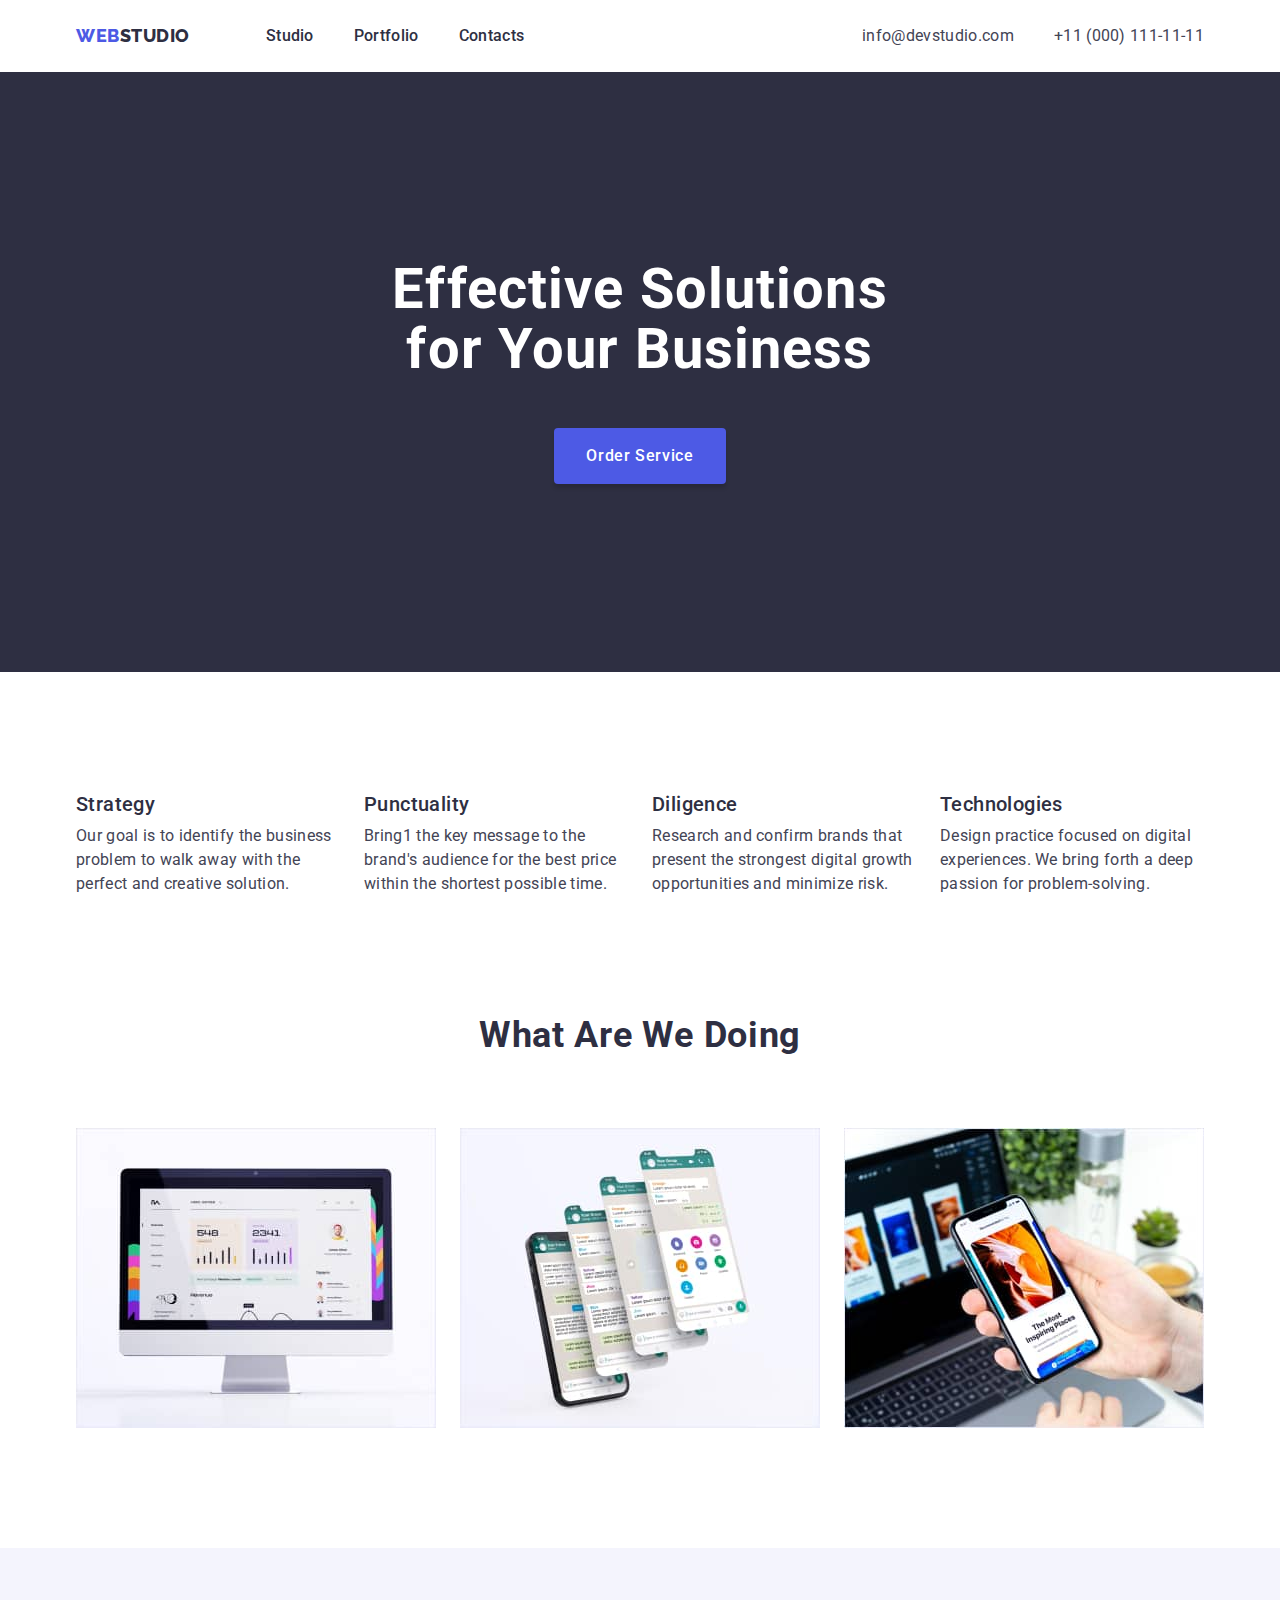
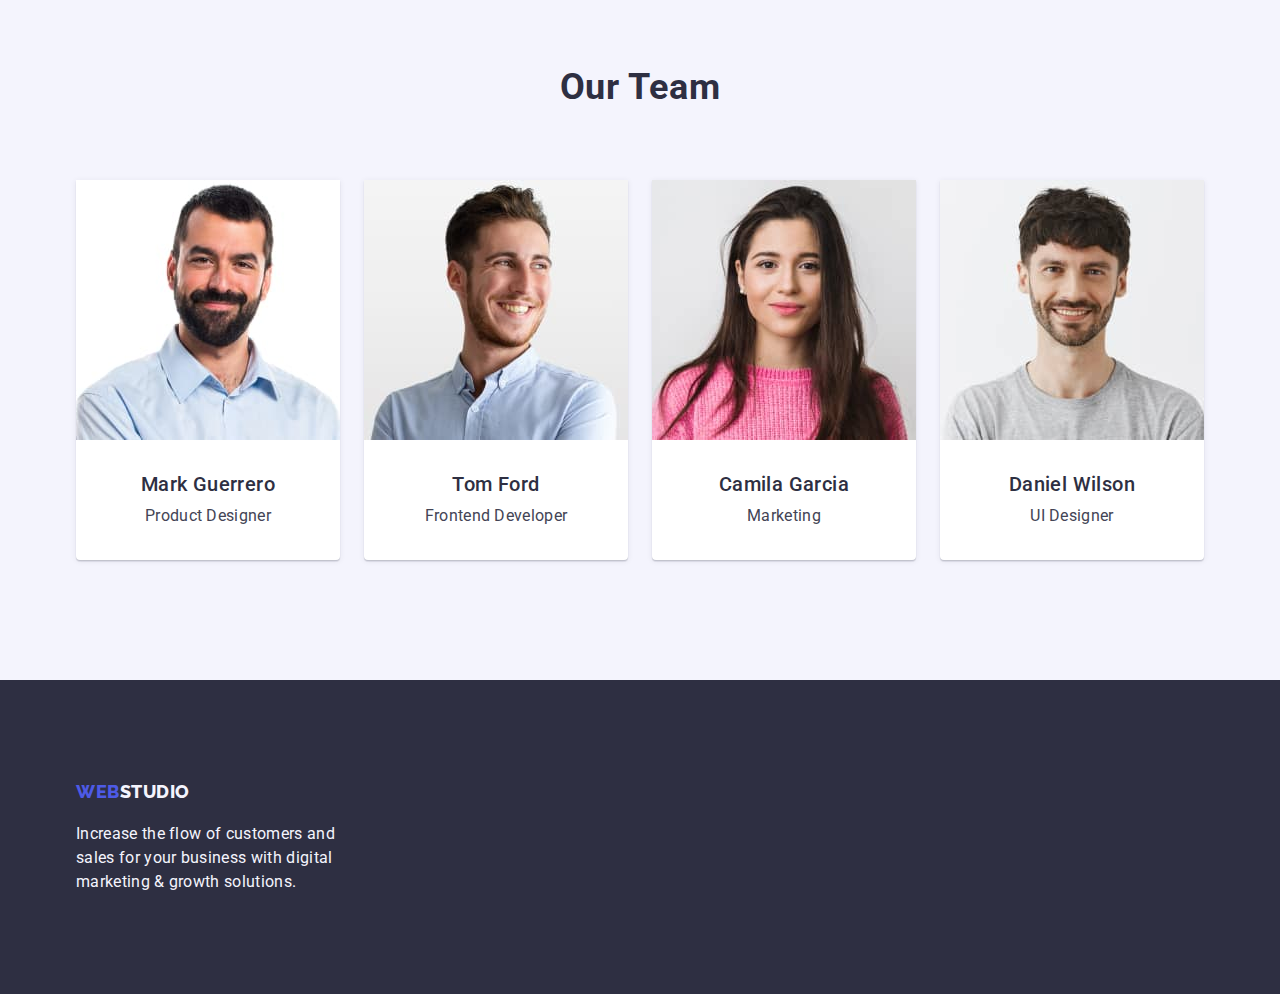
<file: index.html>
<!DOCTYPE html>
<html lang="en">
  <head>
    <meta charset="UTF-8" />
    <meta http-equiv="X-UA-Compatible" content="IE=edge" />
    <meta name="viewport" content="width=device-width, initial-scale=1.0" />
    <title>WebStudio</title>
    <link rel="preconnect" href="https://fonts.googleapis.com" />
    <link rel="preconnect" href="https://fonts.gstatic.com" crossorigin />
    <link
      href="https://fonts.googleapis.com/css2?family=Raleway:wght@800&family=Roboto:wght@400;500;700;900&display=swap"
      rel="stylesheet"
    />
    <link
      rel="stylesheet"
      href="https://cdn.jsdelivr.net/npm/modern-normalize@1.1.0/modern-normalize.min.css"
    />
    <link rel="stylesheet" href="./styles.css" />
  </head>
  <body>
    <header class="link">
      <div class="container container-header">
        <nav class="navigation link">
          <a class="primery-logo link" href="./index.html"
            >Web<span class="secondary-logo link">Studio</span></a
          >
          <ul class="menu-list list">
            <li>
              <a class="navigation-item link" href="./index.html">Studio</a>
            </li>
            <li>
              <a class="navigation-item link" href="./portfolio.html"
                >Portfolio</a
              >
            </li>
            <li><a class="navigation-item link" href="">Contacts</a></li>
          </ul>
        </nav>
        <address class="contacts">
          <ul class="contacts-list list">
            <li class="contacts-item">
              <a class="contacts-item link" href="mailto:info@devstudio.com"
                >info@devstudio.com</a
              >
            </li>
            <li class="contacts-item">
              <a class="contacts-item link" href="tel:+110001111111"
                >+11 (000) 111-11-11</a
              >
            </li>
          </ul>
        </address>
      </div>
    </header>
    <main>
      <!-- hero -->
      <section class="our-skills">
        <div class="container-hero">
          <h1 class="name">Effective Solutions for Your Business</h1>
          <button class="order-service" type="button">Order Service</button>
        </div>
      </section>
      <!-- section-2 -->
      <section class="goal">
        <div class="container container-goal">
          <h2 class="hidden" hidden>goal</h2>
          <ul class="goal-item list">
            <li class="goal-item-list list">
              <h3 class="goal-name">Strategy</h3>
              <p class="text">
                Our goal is to identify the business problem to walk away with
                the perfect and creative solution.
              </p>
            </li>
            <li class="goal-item-list list">
              <h3 class="goal-name">Punctuality</h3>
              <p class="text">
                Bring1 the key message to the brand's audience for the best
                price within the shortest possible time.
              </p>
            </li>
            <li class="goal-item-list list">
              <h3 class="goal-name">Diligence</h3>
              <p class="text">
                Research and confirm brands that present the strongest digital
                growth opportunities and minimize risk.
              </p>
            </li>
            <li class="goal-item-list list">
              <h3 class="goal-name">Technologies</h3>
              <p class="text">
                Design practice focused on digital experiences. We bring forth a
                deep passion for problem-solving.
              </p>
            </li>
          </ul>
        </div>
      </section>
      <section class="section">
        <div class="container container-name-section">
          <h2 class="name-section">What are we doing</h2>
          <ul class="name-photo list">
            <li class="">
              <img src="./images/1.jpg" alt="photo-monitor" width="360" />
            </li>
            <li>
              <img src="./images/2.jpg" alt="photo-smartphone" width="360" />
            </li>
            <li>
              <img
                src="./images/3.jpg"
                alt="photo-smartphone-with-monitor"
                width="360"
              />
            </li>
          </ul>
        </div>
      </section>
      <!-- section -->
      <section class="our-section section">
        <div class="our-team-container">
          <h2 class="name-section">Our Team</h2>
          <ul class="our-team-photo list">
            <li class="photo">
              <img
                src="./images/4.jpg"
                alt="photo-product-designer"
                width="264"
              />
              <div class="team-photo">
                <h3 class="goal-name">Mark Guerrero</h3>
                <p class="text2">Product Designer</p>
              </div>
            </li>
            <li class="photo">
              <img src="./images/5.jpg" alt="photo-worker-Tom" width="264" />
              <div class="team-photo">
                <h3 class="goal-name">Tom Ford</h3>
                <p class="text2">Frontend Developer</p>
              </div>
            </li>
            <li class="photo">
              <img src="./images/6.jpg" alt="photo-markiting" width="264" />
              <div class="team-photo">
                <h3 class="goal-name">Camila Garcia</h3>
                <p class="text2">Marketing</p>
              </div>
            </li>
            <li class="photo">
              <img src="./images/7.jpg" alt="photo-UI-Designer" width="264" />
              <div class="team-photo">
                <h3 class="goal-name">Daniel Wilson</h3>
                <p class="text2">UI Designer</p>
              </div>
            </li>
          </ul>
        </div>
      </section>
    </main>
    <footer class="footer section">
      <div class="container container-footer">
        <a class="footer-logo-two link" href="./index.html"
          >Web<span class="footer-logo">Studio</span></a
        >
        <p class="text-footer">
          Increase the flow of customers and sales for your business with
          digital marketing & growth solutions.
        </p>
      </div>
    </footer>
  </body>
</html>
</file>
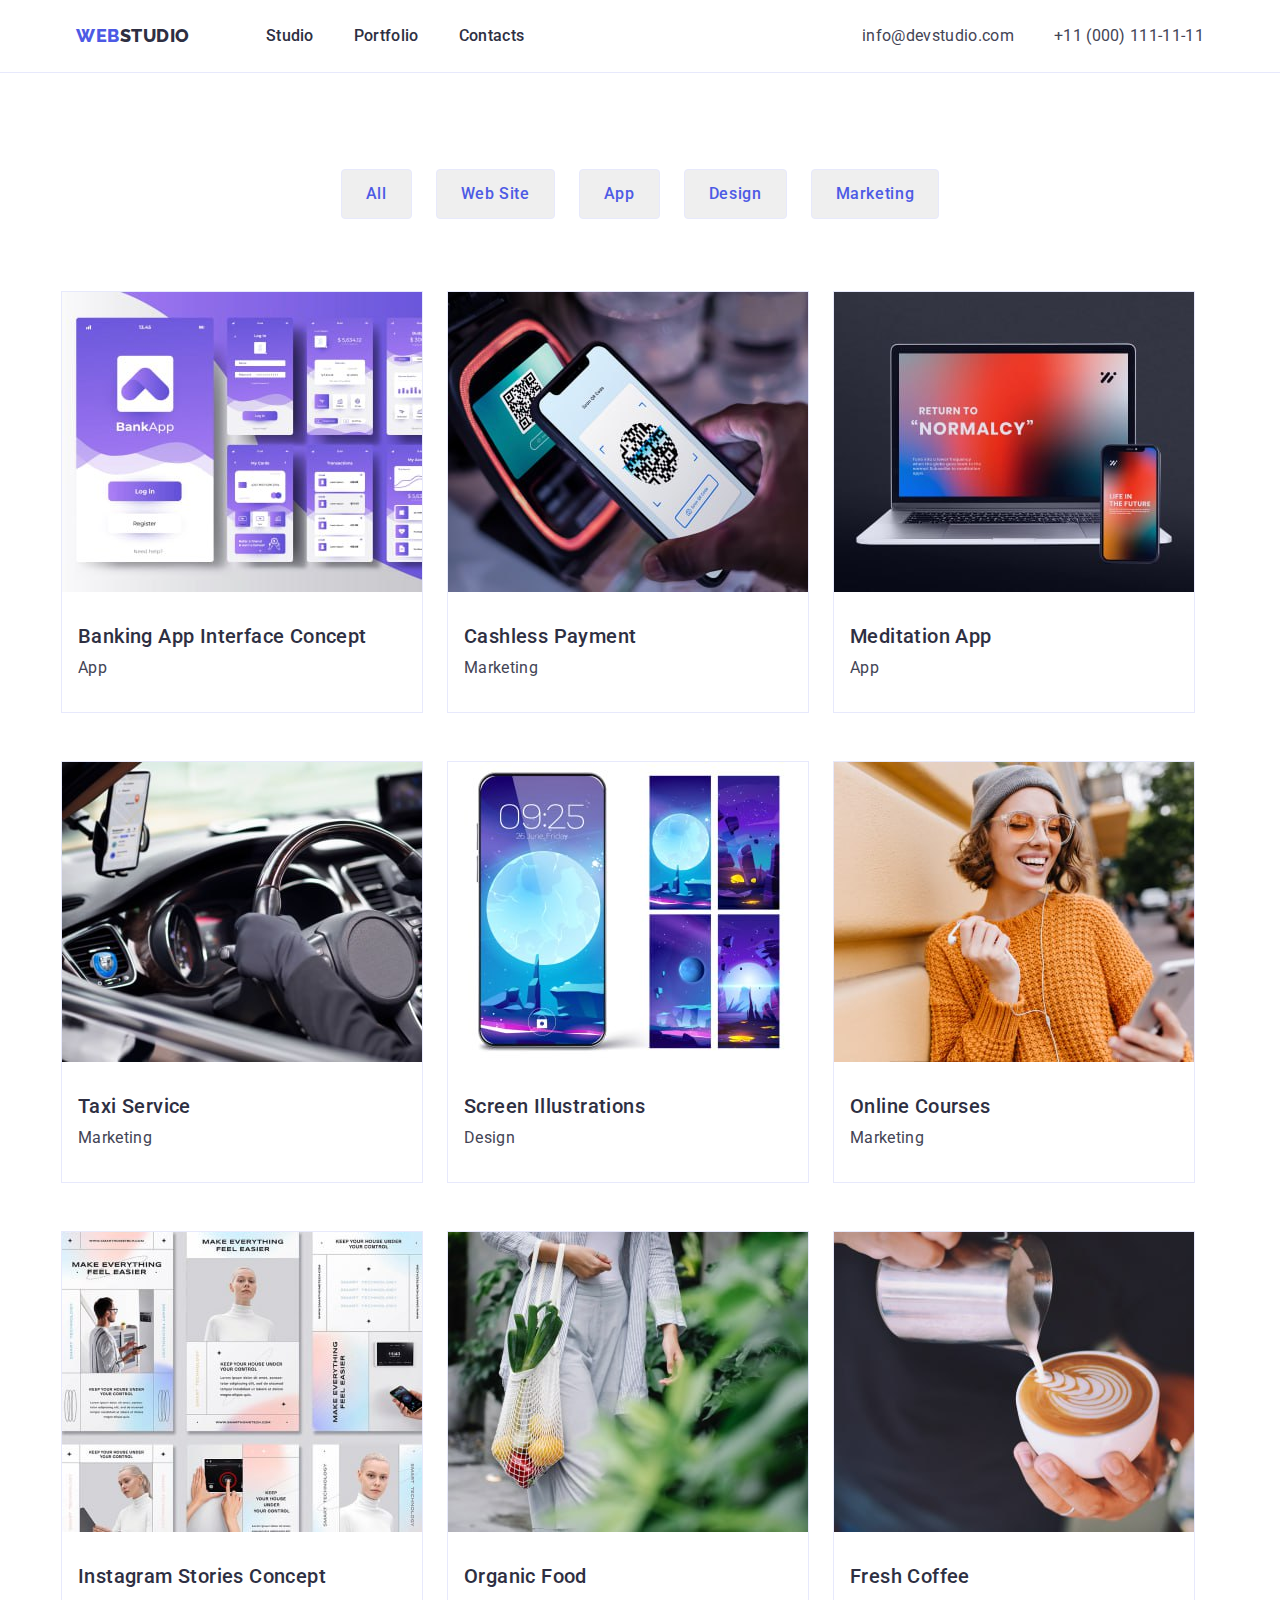
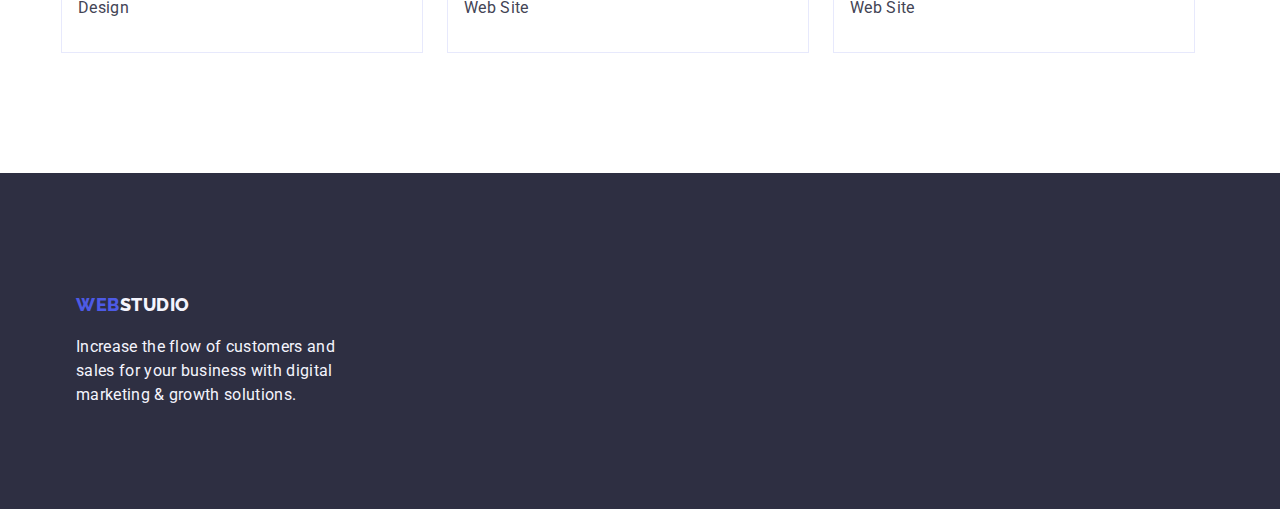
<file: portfolio.html>
<!DOCTYPE html>
<html lang="en">
  <head>
    <meta charset="UTF-8" />
    <meta http-equiv="X-UA-Compatible" content="IE=edge" />
    <meta name="viewport" content="width=device-width, initial-scale=1.0" />
    <title>Document</title>
    <link rel="preconnect" href="https://fonts.googleapis.com" />
    <link rel="preconnect" href="https://fonts.gstatic.com" crossorigin />
    <link
      href="https://fonts.googleapis.com/css2?family=Raleway:wght@800&family=Roboto:wght@400;500;700;900&display=swap"
      rel="stylesheet"
    />
    <link
      rel="stylesheet"
      href="https://cdn.jsdelivr.net/npm/modern-normalize@1.1.0/modern-normalize.min.css"
    />
    <link rel="stylesheet" href="./portfolio.css" />
    <link rel="stylesheet" href="./portfolio.css" />
  </head>
  <body>
    <header>
      <div class="container container-header">
        <nav class="navigation link">
          <a class="primery-logo link" href="./index.html"
            >Web<span class="secondary-logo">Studio</span></a
          >
          <ul class="menu-list list">
            <li><a class="navigation-item link" href="">Studio</a></li>
            <li>
              <a class="navigation-item link" href="./portfolio.html"
                >Portfolio</a
              >
            </li>
            <li><a class="navigation-item link" href="">Contacts</a></li>
          </ul>
        </nav>
        <address class="contacts">
          <ul class="contacts-list list">
            <li class="contacts-item">
              <a class="contacts-item link" href="mailto:info@devstudio.com"
                >info@devstudio.com</a
              >
            </li>
            <li class="contacts-item">
              <a class="contacts-item link" href="tel:+110001111111"
                >+11 (000) 111-11-11</a
              >
            </li>
          </ul>
        </address>
      </div>
    </header>
    <main>
      <section class="container list">
        <h1 hidden>menu</h1>
        <ul class="btn list">
          <li><button class="order-service" type="button">All</button></li>
          <li><button class="order-service" type="button">Web Site</button></li>
          <li><button class="order-service" type="button">App</button></li>
          <li><button class="order-service" type="button">Design</button></li>
          <li>
            <button class="order-service" type="button">Marketing</button>
          </li>
        </ul>
        <ul class="container flex-box list">
          <li class="photo">
            <a class="link" href="">
              <img
                src="./images/photo_2023-03-03_19-50-15-min.jpg"
                alt="banking-development"
                width="360"
              />
              <div class="portf-photo">
                <h2 class="name-section">Banking App Interface Concept</h2>
                <p class="text">App</p>
              </div>
            </a>
          </li>
          <li class="photo">
            <a class="link" href="">
              <img
                src="./images/photo_2023-03-03_19-50-30-min.jpg"
                alt="cashless-markting"
                width="360"
              />
              <div class="portf-photo">
                <h2 class="name-section">Cashless Payment</h2>
                <p class="text">Marketing</p>
              </div>
            </a>
          </li>
          <li class="photo">
            <a class="link" href="">
              <img
                src="./images/photo_2023-03-03_19-50-29-min.jpg"
                alt="midiation-app"
                width="360"
              />
              <div class="portf-photo">
                <h2 class="name-section">Meditation App</h2>
                <p class="text">App</p>
              </div>
            </a>
          </li>
          <li class="photo">
            <a class="link" href="">
              <img
                src="./images/photo_2023-03-03_19-50-27-min.jpg"
                alt="Taxi-Service"
                width="360"
              />
              <div class="portf-photo">
                <h2 class="name-section">Taxi Service</h2>
                <p class="text">Marketing</p>
              </div></a
            >
          </li>
          <li class="photo">
            <a class="link" href="">
              <img
                src="./images/photo_2023-03-03_19-50-26-min.jpg"
                alt="design-illustration"
                width="360"
              />
              <div class="portf-photo">
                <h2 class="name-section">Screen Illustrations</h2>
                <p class="text">Design</p>
              </div></a
            >
          </li>
          <li class="photo">
            <a class="link" href="">
              <img
                src="./images/photo_2023-03-03_19-50-24-min.jpg"
                alt="online-marketing"
                width="360"
              />
              <div class="portf-photo">
                <h2 class="name-section">Online Courses</h2>
                <p class="text">Marketing</p>
              </div></a
            >
          </li>
          <li class="photo">
            <a class="link" href="">
              <img
                src="./images/photo_2023-03-03_19-50-22-min.jpg"
                alt="instagram-design"
                width="360"
              />
              <div class="portf-photo">
                <h2 class="name-section">Instagram Stories Concept</h2>
                <p class="text">Design</p>
              </div></a
            >
          </li>
          <li class="photo">
            <a class="link" href="">
              <img
                src="./images/photo_2023-03-03_19-50-19-min.jpg"
                alt="web-site-food"
                width="360"
              />
              <div class="portf-photo">
                <h2 class="name-section">Organic Food</h2>
                <p class="text">Web Site</p>
              </div></a
            >
          </li>
          <li class="photo">
            <a class="link" href="">
              <img
                src="./images/photo_2023-03-03_19-50-21-min.jpg"
                alt="web-site-coffe"
                width="360"
              />
              <div class="portf-photo">
                <h2 class="name-section">Fresh Coffee</h2>
                <p class="text">Web Site</p>
              </div></a
            >
          </li>
        </ul>
      </section>
    </main>
    <footer class="footer section">
      <div class="container container-footer">
        <a class="footer-logo-two link" href="./index.html"
          >Web<span class="footer-logo">Studio</span></a
        >
        <p class="text-footer">
          Increase the flow of customers and sales for your business with
          digital marketing & growth solutions.
        </p>
      </div>
    </footer>
  </body>
</html>
</file>
<file: styles.css>
h1,
h2,
h3,
h4,
p {
  margin-top: 0;
  margin-bottom: 0;
}

ul,
ol {
  margin-top: 0;
  margin-bottom: 0;
  padding-left: 0;
}

img {
  display: block;
}

address {
  font-style: normal;
}

.list {
  list-style: none;
}

.link {
  text-decoration: none;
}

.button {
  cursor: pointer;
}

.container {
  width: 1158px;
  margin: 0 auto;
  padding-right: 15px;
  padding-left: 15px;
}
.section {
  padding-top: 120px;
  padding-bottom: 120px;
}

.container-header {
  display: flex;

  padding-right: 15px;
  padding-left: 15px;
}

.container-hero {
  display: flex;
  align-items: center;
  flex-direction: column;
  padding-top: 188px;
  padding-bottom: 188px;
  padding-right: 15px;
  padding-left: 15px;
}

.list {
  list-style: none;
}

body {
  font-family: "Roboto", sans-serif;
  font-style: normal;
  color: #434455;
  font-weight: 400;
}
.primery-logo {
  font-family: "Raleway", sans-serif;
  font-style: normal;
  font-weight: 800;
  font-size: 18px;
  line-height: 1.17;
  color: #4d5ae5;
  letter-spacing: 0.03em;
  text-transform: uppercase;
}

.secondary-logo {
  font-family: "Raleway";
  font-style: normal;
  font-weight: 800;
  font-size: 18px;
  line-height: 1.17;
  color: #2e2f42;
}
.navigation {
  font-family: "Roboto";
  font-style: normal;
  font-weight: 500;
  font-size: 16px;
  line-height: 1.5;
  color: #2e2f42;
  letter-spacing: 0.02em;
  display: flex;
  align-items: center;
}

.menu-list {
  display: flex;
  gap: 40px;
  margin-left: 76px;
  padding-bottom: 24px;
  padding-top: 24px;
}

.contacts-list {
  gap: 40px;
  padding-top: 24px;
  padding-bottom: 24px;
}

.navigation-item {
  font-family: "Roboto";
  font-style: normal;
  font-weight: 500;
  font-size: 16px;
  line-height: 1.5;
  color: #2e2f42;
  letter-spacing: 0.02em;
}
.navigation-item:hover,
.navigation-item:focus {
  color: #404bbf;
}

.contacts {
  font-style: normal;
  margin-left: auto;
}
.contacts-item {
  text-decoration: none;
  font-style: normal;
  font-weight: 400;
  font-size: 16px;
  line-height: 1.5;
  letter-spacing: 0.02em;
  color: #434455;
}

.contacts-list {
  display: flex;
}

.contacts-item:hover,
.contacts-item:focus {
  color: #404bbf;
}

.name {
  font-family: "Roboto";
  font-style: normal;
  font-weight: 700;
  font-size: 56px;
  line-height: 1.07;
  text-align: center;
  letter-spacing: 0.02em;
  color: #ffffff;
  width: 496px;
  height: 120px;
  left: 472px;
  top: 260px;
  margin-bottom: 48px;
}

.our-skills {
  background-color: #2e2f42;
}

.order-service {
  font-family: "Roboto", sans-serif;
  background: #4d5ae5;
  box-shadow: 0px 4px 4px rgba(0, 0, 0, 0.15);
  border-radius: 4px;
  font-style: normal;
  font-weight: 500;
  font-size: 16px;
  line-height: 1.5;
  color: #ffffff;
  letter-spacing: 0.04em;
  cursor: pointer;
  padding: 16px 32px 16px 32px;
  left: 636px;
  top: 428px;
  border: none;
}

.order-service:focus {
  color: #404bbf;
}

.container-goal {
  width: 1158px;
  margin: 0 auto;
  margin: auto;
  padding-top: 120px;
}

.goal-item {
  display: flex;
  align-items: center;
  gap: 24px;
}

.goal-name {
  font-family: "Roboto";
  font-style: normal;
  font-weight: 500;
  font-size: 20px;
  line-height: 1.2;
  letter-spacing: 0.02em;
  color: #2e2f42;
  margin-bottom: 8px;
}
.container-name-section {
  width: 1158px;
  margin: 0 auto;
  padding-right: 15px;
  padding-left: 15px;
}
.our-team-container {
  width: 1158px;
  margin: 0 auto;
  padding-right: 15px;
  padding-left: 15px;
}

.our-section {
  background: #f4f4fd;
}
.our-team-photo {
  display: flex;
  align-items: center;
  gap: 24px;
}

.name-photo {
  display: flex;
  align-items: center;
  gap: 24px;
}

.text {
  font-family: "Roboto";
  font-style: normal;
  font-weight: 400;
  font-size: 16px;
  line-height: 1.5;
  letter-spacing: 0.02em;
  color: #434455;
  width: 264px;
  height: 72px;
}

.text2 {
  text-align: center;
  font-family: "Roboto" sans-serif;
  font-size: 16px;
  line-height: 1.5;
  letter-spacing: 0.02em;
}

.name-section {
  font-family: "Roboto";
  font-style: normal;
  font-weight: 700;
  font-size: 36px;
  line-height: 1.11;
  letter-spacing: 0.02em;
  color: #2e2f42;
  text-align: center;
  text-transform: capitalize;
  margin-bottom: 72px;
}

.footer {
  background-color: #2e2f42;
  padding-right: 15px;
  padding-left: 15px;
  padding-top: 100px;
  padding-bottom: 100px;
}

.container-footer {
  flex-direction: column;
  padding-right: 15px;
  padding-left: 15px;
}
.text-footer {
  font-family: "Roboto";
  font-style: normal;
  font-weight: 400;
  font-size: 16px;
  line-height: 1.5;
  letter-spacing: 0.02em;
  color: #f4f4fd;
  width: 264px;
  margin-top: 18px;
}
.footer-logo-two {
  font-weight: 800;
  font-size: 18px;
  line-height: 1.17;
  display: flex;
  align-items: center;
  letter-spacing: 0.03em;
  text-transform: uppercase;
  color: var(--primary-brand);
  font-family: "Raleway", sans-serif;
  font-style: normal;
}
.footer-logo {
  font-weight: 800;
  font-size: 18px;
  line-height: 1.33;
  letter-spacing: 0.03em;
  text-transform: uppercase;
  color: #f4f4fd;
}
ul {
  list-style: none;
}
.link {
  text-decoration: none;
}
.navigation {
}

:root {
  --primary-brand: #4d5ae5;
}

.photo {
  box-shadow: 0px 1px 6px rgba(46, 47, 66, 0.08),
    0px 1px 1px rgba(46, 47, 66, 0.16), 0px 2px 1px rgba(46, 47, 66, 0.08);
  border-radius: 0px 0px 4px 4px;
  background: #ffffff;
  display: flex;
  flex-direction: column;
  justify-content: center;
  align-items: center;
  padding: 0px;

  text-align: center;
}

.team-photo {
  padding-top: 32px;
  padding-bottom: 32px;
}
</file>
<file: portfolio.css>
:root {
  --primary-brand: #4d5ae5;
  --dark: #2e2f42;
  --more-dark: #434455;
  --ocean: #404bbf;
  --light: #f4f4fd;
  --white: #e7e9fc;
}

body {
  font-family: "Roboto", sans-serif;
  font-style: normal;
  color: var(--more-dark);
  font-weight: 400;
}

h1,
h2,
h3,
h4,
p {
  margin-top: 0;
  margin-bottom: 0;
}

ul,
ol {
  margin-top: 0;
  margin-bottom: 0;
  padding-left: 0;
}

img {
  display: block;
}

address {
  font-style: normal;
}

.list {
  list-style: none;
}

.link {
  text-decoration: none;
}

.button {
  cursor: pointer;
}

.container {
  width: 1158px;
  margin: 0 auto;
}
.section {
  padding-top: 120px;
  padding-bottom: 120px;
}

.container-header {
  display: flex;
  padding-right: 15px;
  padding-left: 15px;
}

.navigation {
  font-family: "Roboto";
  font-style: normal;
  font-weight: 500;
  font-size: 16px;
  line-height: 1.5;
  color: #2e2f42;
  letter-spacing: 0.02em;
  display: flex;
  align-items: center;
}

.primery-logo {
  font-family: "Raleway", sans-serif;
  font-style: normal;
  font-weight: 800;
  font-size: 18px;
  line-height: 1.17;
  color: #4d5ae5;
  letter-spacing: 0.03em;
  text-transform: uppercase;
}

.secondary-logo {
  font-family: "Raleway";
  font-style: normal;
  font-weight: 800;
  font-size: 18px;
  line-height: 1.17;
  color: #2e2f42;
}

.menu-list {
  display: flex;
  gap: 40px;
  margin-left: 76px;
  margin-top: 24px;
  margin-bottom: 24px;
}

.contacts-list {
  gap: 40px;
}

.navigation-item {
  font-family: "Roboto";
  font-style: normal;
  font-weight: 500;
  font-size: 16px;
  line-height: 1.5;
  color: #2e2f42;
  letter-spacing: 0.02em;
}
.navigation-item:hover,
.navigation-item:focus {
  color: #404bbf;
}

.contacts {
  font-style: normal;
  margin-left: auto;
}
.contacts-item {
  text-decoration: none;
  font-style: normal;
  font-weight: 400;
  font-size: 16px;
  line-height: 1.5;
  letter-spacing: 0.02em;
  color: #434455;
  letter-spacing: 0.02em;
}

.contacts-list {
  display: flex;
  margin-top: 24px;
  margin-bottom: 24px;
}

.contacts-item:hover,
.contacts-item:focus {
  color: #404bbf;
}

.list {
  list-style: none;
}

.link {
  text-decoration: none;
}
.name-section {
  font-weight: 500;
  font-size: 20px;
  line-height: 1.2;
  letter-spacing: 0.02em;
  color: var(--dark);
  margin-bottom: 8px;
}
.text {
  font-weight: 400;
  font-size: 16px;
  line-height: 1.5;
  letter-spacing: 0.02em;
  color: var(--more-dark);
}
.order-service {
  font-family: "Roboto", sans-serif;
  font-weight: 500;
  font-size: 16px;
  line-height: 1.5;
  letter-spacing: 0.04em;
  color: var(--primary-brand);
  cursor: pointer;
  border: 1px solid #e7e9fc;
  border-radius: 4px;
  padding-top: 12px;
  padding-bottom: 12px;
  padding-left: 24px;
  padding-right: 24px;
}

button:hover {
  background-color: #404bbf;
  color: white;
}

.order-service:hover {
  background-color: #404bbf;
}

.btn {
  display: flex;
  gap: 24px;
  justify-content: center;
  padding-top: 96px;
  padding-bottom: 72px;
}

.flex-box {
  display: flex;
  flex-wrap: wrap;
  column-gap: 24px;
  row-gap: 48px;
}

.footer {
  background-color: #2e2f42;
  padding-right: 15px;
  padding-left: 15px;
  margin-top: 120px;
}

.container-footer {
  flex-direction: column;
  padding-right: 15px;
  padding-left: 15px;
}
.text-footer {
  font-family: "Roboto";
  font-style: normal;
  font-weight: 400;
  font-size: 16px;
  line-height: 1.5;
  letter-spacing: 0.02em;
  color: #f4f4fd;
  width: 264px;
  height: 72px;
  left: 156px;
  top: 2420px;
  padding-top: 18px;
}
.footer-logo-two {
  font-weight: 800;
  font-size: 18px;
  line-height: 1.17;
  display: flex;
  align-items: center;
  letter-spacing: 0.03em;
  text-transform: uppercase;
  color: var(--primary-brand);
  font-family: "Raleway", sans-serif;
  font-style: normal;
}
.footer-logo {
  font-weight: 800;
  font-size: 18px;
  line-height: 1.33;
  letter-spacing: 0.03em;
  text-transform: uppercase;
  color: #f4f4fd;
}

.photo {
  border: 1px solid #e7e9fc;
  margin-bottom: 0px;
}

header {
  border-bottom: 1px solid #e7e9fc;
}

.portf-photo {
  padding-top: 32px;
  padding-bottom: 32px;
  padding-left: 16px;
}
</file>
